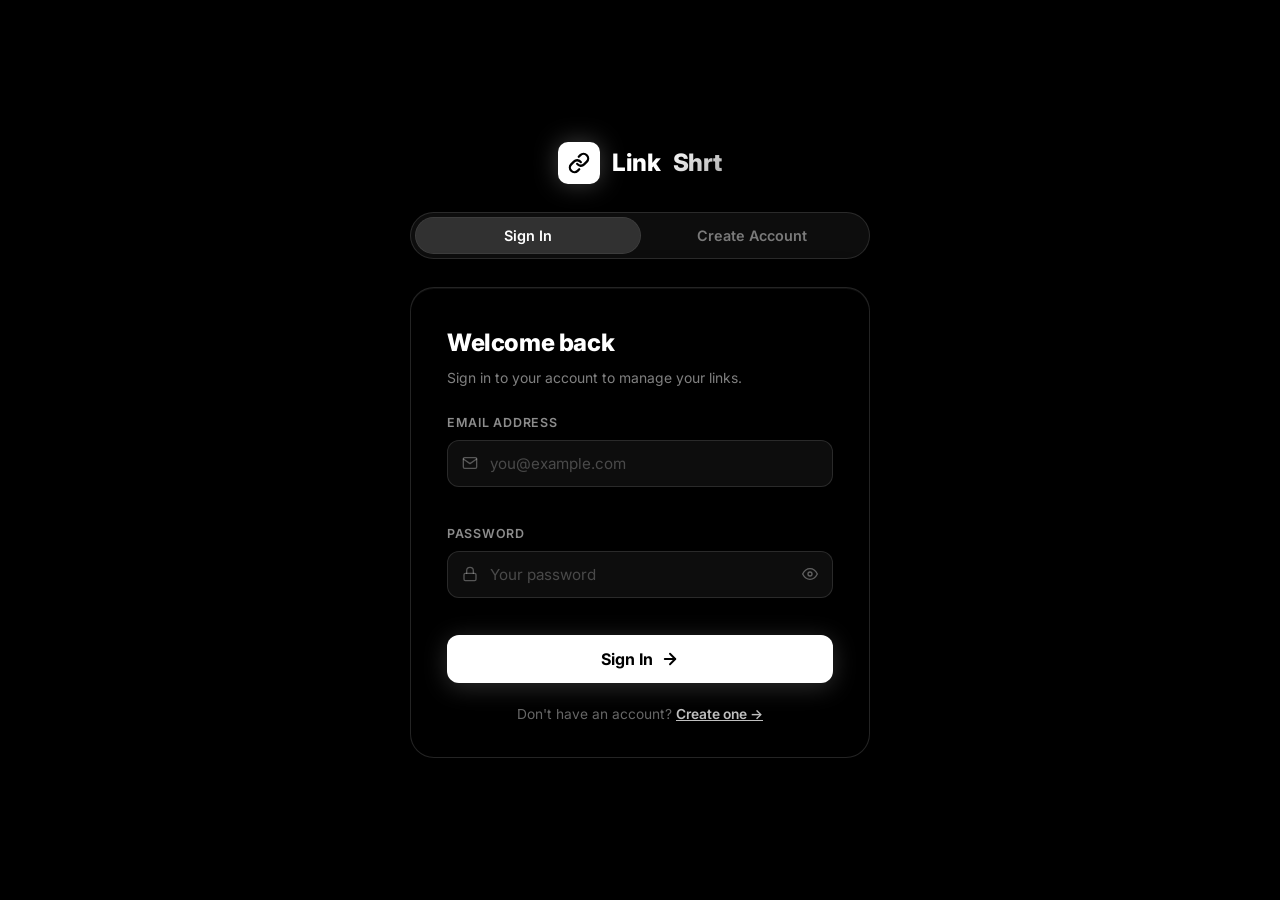
<file: index.html>
<!DOCTYPE html>
<html lang="en">

<head>
    <meta charset="UTF-8" />
    <meta name="viewport" content="width=device-width, initial-scale=1.0" />
    <title>LinkShrt — Smart URL Shortener & Analytics</title>
    <meta name="description"
        content="Shorten long URLs into clean, trackable links. Set click limits, enable/disable links, and monitor analytics in one dashboard." />
    <meta property="og:title" content="LinkShrt — Smart URL Shortener" />
    <meta property="og:description" content="Turn long URLs into powerful short links with real-time analytics." />
    <link rel="preconnect" href="https://fonts.googleapis.com" />
    <link rel="preconnect" href="https://fonts.gstatic.com" crossorigin />
    <link
        href="https://fonts.googleapis.com/css2?family=Inter:wght@300;400;500;600;700;800&family=JetBrains+Mono:wght@400;500&display=swap"
        rel="stylesheet" />
    <link rel="stylesheet" href="style.css" />
    <!-- Auth guard: redirect to login if no session -->
    <script>
        try {
            const s = JSON.parse(localStorage.getItem('linkshrt_session_v1'));
            if (!s || !s.id) window.location.replace('auth.html');
        } catch (e) { window.location.replace('auth.html'); }
    </script>
</head>

<body>

    <!-- ── Spline Background ── -->
    <div class="spline-bg" aria-hidden="true">
        <iframe src="https://my.spline.design/gitnesssplinetest-67efIJZ9rJH4AFA7Qhl2vho2/" frameborder="0"
            loading="eager" title="Background 3D animation" class="spline-iframe" allow="autoplay"></iframe>
    </div>
    <div class="spline-overlay" aria-hidden="true"></div>

    <!-- ── Redirect Overlay (3 states) ── -->
    <div id="redirect-overlay" class="redirect-overlay hidden" role="dialog" aria-modal="true">

        <!-- State: Normal redirect -->
        <div class="redirect-card glass-card" id="redirect-state-normal">
            <div class="redirect-icon">
                <svg xmlns="http://www.w3.org/2000/svg" viewBox="0 0 24 24" fill="none" stroke="currentColor"
                    stroke-width="2" stroke-linecap="round" stroke-linejoin="round">
                    <path d="M18 13v6a2 2 0 01-2 2H5a2 2 0 01-2-2V8a2 2 0 012-2h6" />
                    <polyline points="15 3 21 3 21 9" />
                    <line x1="10" y1="14" x2="21" y2="3" />
                </svg>
            </div>
            <h2 id="redirect-title">Redirecting you now…</h2>
            <p id="redirect-dest" class="redirect-dest"></p>
            <div class="redirect-progress">
                <div class="redirect-progress-bar" id="redirect-bar"></div>
            </div>
            <p class="redirect-note">Not redirected? <a id="redirect-link" href="#">Click here</a></p>
        </div>

        <!-- State: Link Disabled -->
        <div class="redirect-card glass-card redirect-state-alt hidden" id="redirect-state-disabled">
            <div class="redirect-icon-alt disabled">
                <svg xmlns="http://www.w3.org/2000/svg" viewBox="0 0 24 24" fill="none" stroke="currentColor"
                    stroke-width="2" stroke-linecap="round" stroke-linejoin="round">
                    <circle cx="12" cy="12" r="10" />
                    <line x1="4.93" y1="4.93" x2="19.07" y2="19.07" />
                </svg>
            </div>
            <h2>Link Inactive</h2>
            <p class="redirect-desc">This short link has been temporarily disabled by its creator and is not currently
                accepting visitors.</p>
            <a href="index.html" class="btn-go-home">← Go to LinkShrt</a>
        </div>

        <!-- State: Link Expired (click limit reached) -->
        <div class="redirect-card glass-card redirect-state-alt hidden" id="redirect-state-expired">
            <div class="redirect-icon-alt expired">
                <svg xmlns="http://www.w3.org/2000/svg" viewBox="0 0 24 24" fill="none" stroke="currentColor"
                    stroke-width="2" stroke-linecap="round" stroke-linejoin="round">
                    <circle cx="12" cy="12" r="10" />
                    <polyline points="12 6 12 12 16 14" />
                </svg>
            </div>
            <h2>Link Expired</h2>
            <p class="redirect-desc">This link has reached its maximum click limit and is no longer accepting new
                visitors.</p>
            <a href="index.html" class="btn-go-home">← Go to LinkShrt</a>
        </div>

    </div>

    <!-- ── Toast ── -->
    <div id="toast" class="toast" role="alert" aria-live="polite"></div>

    <!-- ── Header / Nav ── -->
    <header class="header">
        <nav class="nav container">
            <a href="index.html" class="logo" id="logo-link">
                <span class="logo-icon">
                    <svg xmlns="http://www.w3.org/2000/svg" viewBox="0 0 24 24" fill="none" stroke="currentColor"
                        stroke-width="2.5" stroke-linecap="round" stroke-linejoin="round">
                        <path d="M10 13a5 5 0 007.54.54l3-3a5 5 0 00-7.07-7.07l-1.72 1.71" />
                        <path d="M14 11a5 5 0 00-7.54-.54l-3 3a5 5 0 007.07 7.07l1.71-1.71" />
                    </svg>
                </span>
                <span class="logo-text">Link<span class="accent">Shrt</span></span>
            </a>
            <div class="nav-center">
                <a href="#hero-title" class="nav-pill active-pill" id="nav-home">
                    <svg xmlns="http://www.w3.org/2000/svg" viewBox="0 0 24 24" fill="none" stroke="currentColor"
                        stroke-width="2" stroke-linecap="round" stroke-linejoin="round">
                        <path d="M3 9l9-7 9 7v11a2 2 0 01-2 2H5a2 2 0 01-2-2z" />
                        <polyline points="9 22 9 12 15 12 15 22" />
                    </svg>
                    Home
                </a>
                <a href="#dashboard" class="nav-pill" id="nav-dash">
                    <svg xmlns="http://www.w3.org/2000/svg" viewBox="0 0 24 24" fill="none" stroke="currentColor"
                        stroke-width="2" stroke-linecap="round" stroke-linejoin="round">
                        <rect x="3" y="3" width="7" height="7" />
                        <rect x="14" y="3" width="7" height="7" />
                        <rect x="14" y="14" width="7" height="7" />
                        <rect x="3" y="14" width="7" height="7" />
                    </svg>
                    Dashboard
                </a>
                <a href="#dashboard" class="nav-pill" id="nav-analytics">
                    <svg xmlns="http://www.w3.org/2000/svg" viewBox="0 0 24 24" fill="none" stroke="currentColor"
                        stroke-width="2" stroke-linecap="round" stroke-linejoin="round">
                        <polyline points="22 12 18 12 15 21 9 3 6 12 2 12" />
                    </svg>
                    Analytics
                </a>
            </div>
            <div class="nav-actions">
                <div class="nav-stat-chip">
                    <span id="nav-stat-count">0</span><span>links</span>
                </div>
                <!-- User chip -->
                <div class="nav-user-chip" id="nav-user-chip">
                    <span class="nav-user-avatar" id="nav-user-avatar">?</span>
                    <span id="nav-username">User</span>
                </div>
                <button class="btn-clear-all" id="btn-clear-all" title="Clear all links">
                    <svg xmlns="http://www.w3.org/2000/svg" viewBox="0 0 24 24" fill="none" stroke="currentColor"
                        stroke-width="2" stroke-linecap="round" stroke-linejoin="round">
                        <polyline points="3 6 5 6 21 6" />
                        <path d="M19 6l-1 14a2 2 0 01-2 2H8a2 2 0 01-2-2L5 6" />
                        <path d="M10 11v6M14 11v6" />
                        <path d="M9 6V4h6v2" />
                    </svg>
                    Clear All
                </button>
                <button class="btn-logout" id="btn-logout" title="Logout">
                    <svg xmlns="http://www.w3.org/2000/svg" viewBox="0 0 24 24" fill="none" stroke="currentColor"
                        stroke-width="2" stroke-linecap="round" stroke-linejoin="round">
                        <path d="M9 21H5a2 2 0 01-2-2V5a2 2 0 012-2h4" />
                        <polyline points="16 17 21 12 16 7" />
                        <line x1="21" y1="12" x2="9" y2="12" />
                    </svg>
                    Logout
                </button>
            </div>
        </nav>
    </header>

    <main>
        <!-- ── Hero ── -->
        <section class="hero" id="hero-title" aria-labelledby="hero-heading">
            <div class="container hero-inner">
                <div class="hero-badge">✦ Round 2 — Link Management</div>
                <h1 id="hero-heading" class="hero-title">
                    <span class="shimmer-text">Shorten. Control.</span><br />
                    <span class="shimmer-text shimmer-text--delay">Track Everything.</span>
                </h1>
                <p class="hero-subtitle">
                    Create short links with click limits, toggle them on/off, edit destinations, and monitor when they
                    were last accessed — all in one dashboard.
                </p>

                <!-- ── Shorten Form ── -->
                <form id="shorten-form" class="shorten-form glass-card" novalidate aria-label="URL shortener form">

                    <!-- Row 1: URL + Alias -->
                    <div class="form-row">
                        <div class="input-wrapper" id="input-wrapper">
                            <span class="input-icon" aria-hidden="true">
                                <svg xmlns="http://www.w3.org/2000/svg" viewBox="0 0 24 24" fill="none"
                                    stroke="currentColor" stroke-width="2" stroke-linecap="round"
                                    stroke-linejoin="round">
                                    <circle cx="11" cy="11" r="8" />
                                    <line x1="21" y1="21" x2="16.65" y2="16.65" />
                                </svg>
                            </span>
                            <input type="url" id="url-input" class="url-input" placeholder="Paste your long URL here…"
                                autocomplete="off" spellcheck="false" aria-label="URL to shorten"
                                aria-describedby="url-error" aria-required="true" />
                            <button type="button" class="input-clear" id="input-clear" aria-label="Clear input">
                                <svg xmlns="http://www.w3.org/2000/svg" viewBox="0 0 24 24" fill="none"
                                    stroke="currentColor" stroke-width="2.5" stroke-linecap="round"
                                    stroke-linejoin="round">
                                    <line x1="18" y1="6" x2="6" y2="18" />
                                    <line x1="6" y1="6" x2="18" y2="18" />
                                </svg>
                            </button>
                        </div>
                        <div class="alias-wrapper">
                            <span class="alias-prefix" aria-hidden="true">ls/</span>
                            <input type="text" id="alias-input" class="alias-input"
                                placeholder="custom alias (optional)" maxlength="20" autocomplete="off"
                                spellcheck="false" aria-label="Custom alias (optional)" />
                        </div>
                    </div>

                    <!-- Row 2: Click Limit -->
                    <div class="form-row form-row-options">
                        <div class="option-field">
                            <span class="option-label">
                                <svg xmlns="http://www.w3.org/2000/svg" viewBox="0 0 24 24" fill="none"
                                    stroke="currentColor" stroke-width="2" stroke-linecap="round"
                                    stroke-linejoin="round">
                                    <circle cx="12" cy="12" r="10" />
                                    <polyline points="12 6 12 12 16 14" />
                                </svg>
                                Click Limit
                            </span>
                            <input type="number" id="limit-input" class="option-input" min="1" max="9999999"
                                placeholder="No limit (optional)" aria-label="Maximum click limit" />
                        </div>
                        <p class="option-hint">Leave blank for unlimited. When the limit is hit, the link stops
                            redirecting.</p>
                    </div>

                    <p id="url-error" class="input-error" role="alert" aria-live="assertive"></p>

                    <button type="submit" class="btn-shorten" id="btn-shorten">
                        <span class="btn-text">Shorten URL</span>
                        <span class="btn-icon" aria-hidden="true">
                            <svg xmlns="http://www.w3.org/2000/svg" viewBox="0 0 24 24" fill="none"
                                stroke="currentColor" stroke-width="2.5" stroke-linecap="round" stroke-linejoin="round">
                                <line x1="5" y1="12" x2="19" y2="12" />
                                <polyline points="12 5 19 12 12 19" />
                            </svg>
                        </span>
                    </button>
                </form>

                <!-- ── Result Card ── -->
                <div id="result-card" class="result-card glass-card hidden" role="region"
                    aria-label="Shortened URL result" aria-live="polite">
                    <div class="result-success-badge">
                        <svg xmlns="http://www.w3.org/2000/svg" viewBox="0 0 24 24" fill="none" stroke="currentColor"
                            stroke-width="2.5" stroke-linecap="round" stroke-linejoin="round">
                            <polyline points="20 6 9 17 4 12" />
                        </svg>
                        Link created successfully!
                    </div>
                    <div class="result-row">
                        <div class="result-label">Short URL</div>
                        <div class="result-url-row">
                            <a id="result-short-url" href="#" class="result-short-url mono" target="_blank"
                                rel="noopener noreferrer"></a>
                            <button class="btn-copy" id="btn-copy" title="Copy to clipboard"
                                aria-label="Copy short URL">
                                <svg class="copy-icon" xmlns="http://www.w3.org/2000/svg" viewBox="0 0 24 24"
                                    fill="none" stroke="currentColor" stroke-width="2" stroke-linecap="round"
                                    stroke-linejoin="round">
                                    <rect x="9" y="9" width="13" height="13" rx="2" ry="2" />
                                    <path d="M5 15H4a2 2 0 01-2-2V4a2 2 0 012-2h9a2 2 0 012 2v1" />
                                </svg>
                                <svg class="check-icon hidden" xmlns="http://www.w3.org/2000/svg" viewBox="0 0 24 24"
                                    fill="none" stroke="currentColor" stroke-width="2.5" stroke-linecap="round"
                                    stroke-linejoin="round">
                                    <polyline points="20 6 9 17 4 12" />
                                </svg>
                                Copy
                            </button>
                        </div>
                    </div>
                    <div class="result-row">
                        <div class="result-label">Original URL</div>
                        <div id="result-original-url" class="result-original-url"></div>
                    </div>
                </div>

                <!-- ── Stats Strip ── -->
                <div class="stats-strip glass-card">
                    <div class="stat-item">
                        <span class="stat-value" id="stat-total-links">0</span>
                        <span class="stat-label">Links Created</span>
                    </div>
                    <div class="stat-divider" aria-hidden="true"></div>
                    <div class="stat-item">
                        <span class="stat-value" id="stat-total-clicks">0</span>
                        <span class="stat-label">Total Clicks</span>
                    </div>
                    <div class="stat-divider" aria-hidden="true"></div>
                    <div class="stat-item">
                        <span class="stat-value" id="stat-active-links">0</span>
                        <span class="stat-label">Active Links</span>
                    </div>
                    <div class="stat-divider" aria-hidden="true"></div>
                    <div class="stat-item">
                        <span class="stat-value" id="stat-top-link">—</span>
                        <span class="stat-label">Top Link Clicks</span>
                    </div>
                </div>
            </div>
        </section>

        <!-- ── Dashboard ── -->
        <section class="dashboard" id="dashboard" aria-labelledby="dashboard-title">
            <div class="container">
                <div class="dashboard-header">
                    <div>
                        <h2 id="dashboard-title" class="section-title">Your Links</h2>
                        <p class="section-subtitle">Manage, monitor and control all your shortened URLs</p>
                    </div>
                    <div class="dashboard-controls">
                        <div class="search-wrapper">
                            <svg class="search-icon" xmlns="http://www.w3.org/2000/svg" viewBox="0 0 24 24" fill="none"
                                stroke="currentColor" stroke-width="2" stroke-linecap="round" stroke-linejoin="round">
                                <circle cx="11" cy="11" r="8" />
                                <line x1="21" y1="21" x2="16.65" y2="16.65" />
                            </svg>
                            <input type="search" id="search-input" class="search-input" placeholder="Search links…"
                                aria-label="Search your links" />
                        </div>
                        <select id="sort-select" class="sort-select" aria-label="Sort links by">
                            <option value="newest">Newest First</option>
                            <option value="oldest">Oldest First</option>
                            <option value="most-clicks">Most Clicks</option>
                            <option value="least-clicks">Least Clicks</option>
                        </select>
                        <select id="filter-select" class="sort-select" aria-label="Filter links by status">
                            <option value="all">All Links</option>
                            <option value="active">Active Only</option>
                            <option value="disabled">Disabled Only</option>
                            <option value="expired">Expired Only</option>
                        </select>
                    </div>
                </div>

                <div id="empty-state" class="empty-state hidden glass-card">
                    <div class="empty-icon" aria-hidden="true">
                        <svg xmlns="http://www.w3.org/2000/svg" viewBox="0 0 24 24" fill="none" stroke="currentColor"
                            stroke-width="1.5" stroke-linecap="round" stroke-linejoin="round">
                            <path d="M10 13a5 5 0 007.54.54l3-3a5 5 0 00-7.07-7.07l-1.72 1.71" />
                            <path d="M14 11a5 5 0 00-7.54-.54l-3 3a5 5 0 007.07 7.07l1.71-1.71" />
                        </svg>
                    </div>
                    <h3>No links yet</h3>
                    <p>Shorten your first URL above to get started!</p>
                </div>
                <div id="no-results" class="empty-state hidden glass-card">
                    <div class="empty-icon" aria-hidden="true">
                        <svg xmlns="http://www.w3.org/2000/svg" viewBox="0 0 24 24" fill="none" stroke="currentColor"
                            stroke-width="1.5" stroke-linecap="round" stroke-linejoin="round">
                            <circle cx="11" cy="11" r="8" />
                            <line x1="21" y1="21" x2="16.65" y2="16.65" />
                            <line x1="8" y1="11" x2="14" y2="11" />
                        </svg>
                    </div>
                    <h3>No results found</h3>
                    <p>Try a different search or filter.</p>
                </div>

                <div id="links-grid" class="links-grid" role="list" aria-label="Shortened links list"></div>
            </div>
        </section>
    </main>

    <footer class="footer">
        <div class="container footer-inner">
            <div class="footer-logo">
                <span class="logo-icon small">
                    <svg xmlns="http://www.w3.org/2000/svg" viewBox="0 0 24 24" fill="none" stroke="currentColor"
                        stroke-width="2.5" stroke-linecap="round" stroke-linejoin="round">
                        <path d="M10 13a5 5 0 007.54.54l3-3a5 5 0 00-7.07-7.07l-1.72 1.71" />
                        <path d="M14 11a5 5 0 00-7.54-.54l-3 3a5 5 0 007.07 7.07l1.71-1.71" />
                    </svg>
                </span>
                Link<span class="accent">Shrt</span>
            </div>
            <p class="footer-note">Links and analytics stored locally in your browser. No server required.</p>
        </div>
    </footer>

    <!-- ── Delete Confirm Modal ── -->
    <div id="confirm-modal" class="modal-overlay hidden" role="dialog" aria-modal="true" aria-labelledby="modal-title">
        <div class="modal-card glass-card">
            <div class="modal-icon danger" aria-hidden="true">
                <svg xmlns="http://www.w3.org/2000/svg" viewBox="0 0 24 24" fill="none" stroke="currentColor"
                    stroke-width="2" stroke-linecap="round" stroke-linejoin="round">
                    <polyline points="3 6 5 6 21 6" />
                    <path d="M19 6l-1 14a2 2 0 01-2 2H8a2 2 0 01-2-2L5 6" />
                </svg>
            </div>
            <h3 id="modal-title">Delete this link?</h3>
            <p id="modal-body">This action cannot be undone. The short link will stop working immediately.</p>
            <div class="modal-actions">
                <button class="btn-modal-cancel" id="modal-cancel">Cancel</button>
                <button class="btn-modal-confirm" id="modal-confirm">Delete Link</button>
            </div>
        </div>
    </div>

    <!-- ── Edit Link Modal ── -->
    <div id="edit-modal" class="modal-overlay hidden" role="dialog" aria-modal="true"
        aria-labelledby="edit-modal-title">
        <div class="modal-card glass-card edit-modal-card">
            <div class="modal-icon edit-icon" aria-hidden="true">
                <svg xmlns="http://www.w3.org/2000/svg" viewBox="0 0 24 24" fill="none" stroke="currentColor"
                    stroke-width="2" stroke-linecap="round" stroke-linejoin="round">
                    <path d="M11 4H4a2 2 0 00-2 2v14a2 2 0 002 2h14a2 2 0 002-2v-7" />
                    <path d="M18.5 2.5a2.121 2.121 0 013 3L12 15l-4 1 1-4 9.5-9.5z" />
                </svg>
            </div>
            <h3 id="edit-modal-title">Edit Link</h3>
            <p>Update the destination URL or click limit for this short link.</p>

            <div class="edit-field-group">
                <label class="edit-label" for="edit-url-input">Destination URL</label>
                <div class="input-wrapper edit-input-wrapper" id="edit-input-wrapper">
                    <span class="input-icon">
                        <svg xmlns="http://www.w3.org/2000/svg" viewBox="0 0 24 24" fill="none" stroke="currentColor"
                            stroke-width="2" stroke-linecap="round" stroke-linejoin="round">
                            <path d="M10 13a5 5 0 007.54.54l3-3a5 5 0 00-7.07-7.07l-1.72 1.71" />
                            <path d="M14 11a5 5 0 00-7.54-.54l-3 3a5 5 0 007.07 7.07l1.71-1.71" />
                        </svg>
                    </span>
                    <input type="url" id="edit-url-input" class="url-input"
                        placeholder="https://your-new-destination.com" autocomplete="off" spellcheck="false"
                        aria-label="New destination URL" />
                </div>
            </div>

            <div class="edit-field-group">
                <label class="edit-label" for="edit-limit-input">Click Limit <span class="edit-label-hint">(leave blank
                        to remove limit)</span></label>
                <div class="input-wrapper edit-input-wrapper">
                    <span class="input-icon">
                        <svg xmlns="http://www.w3.org/2000/svg" viewBox="0 0 24 24" fill="none" stroke="currentColor"
                            stroke-width="2" stroke-linecap="round" stroke-linejoin="round">
                            <circle cx="12" cy="12" r="10" />
                            <polyline points="12 6 12 12 16 14" />
                        </svg>
                    </span>
                    <input type="number" id="edit-limit-input" class="url-input" min="1" placeholder="No limit"
                        aria-label="Click limit" />
                </div>
            </div>

            <p id="edit-error" class="input-error" role="alert"></p>

            <div class="modal-actions">
                <button class="btn-modal-cancel" id="edit-cancel">Cancel</button>
                <button class="btn-modal-confirm edit-confirm-btn" id="edit-confirm">Save Changes</button>
            </div>
        </div>
    </div>

    <script src="auth.js"></script>
    <script src="app.js"></script>
</body>

</html>
</file>
<file: style.css>
/* ============================================================
   LINKSHRT — Round 2 Black & White Glassmorphism Design System
   ============================================================ */

/* ── Reset & Base ── */
*,
*::before,
*::after {
  box-sizing: border-box;
  margin: 0;
  padding: 0;
}

:root {
  --bg-base: #000000;
  --white: #ffffff;
  --white-90: rgba(255, 255, 255, 0.90);
  --white-70: rgba(255, 255, 255, 0.70);
  --white-50: rgba(255, 255, 255, 0.50);
  --white-30: rgba(255, 255, 255, 0.30);
  --white-15: rgba(255, 255, 255, 0.15);
  --white-08: rgba(255, 255, 255, 0.08);
  --white-05: rgba(255, 255, 255, 0.05);

  --glass-bg: rgba(0, 0, 0, 0.38);
  --glass-bg-hover: rgba(0, 0, 0, 0.48);
  --glass-border: rgba(255, 255, 255, 0.14);
  --glass-border-hover: rgba(255, 255, 255, 0.28);
  --glass-blur: 18px;
  --glass-shadow: 0 8px 40px rgba(0, 0, 0, 0.45), 0 1px 0 rgba(255, 255, 255, 0.06) inset;

  --text-primary: #ffffff;
  --text-secondary: rgba(255, 255, 255, 0.65);
  --text-muted: rgba(255, 255, 255, 0.38);

  --accent-green: #6ee7b7;
  --accent-red: #fca5a5;
  --accent-amber: #fcd34d;
  --accent-blue: #93c5fd;

  --gradient-main: linear-gradient(135deg, #ffffff 0%, #a0a0a0 100%);

  --container-max: 1140px;
  --radius-sm: 8px;
  --radius-md: 14px;
  --radius-lg: 20px;
  --radius-xl: 28px;
  --radius-pill: 9999px;

  --t-fast: 0.15s ease;
  --t-med: 0.25s ease;
  --t-slow: 0.4s cubic-bezier(0.34, 1.56, 0.64, 1);

  --font-sans: 'Inter', system-ui, sans-serif;
  --font-mono: 'JetBrains Mono', 'Fira Code', monospace;
}

html {
  scroll-behavior: smooth;
}

body {
  font-family: var(--font-sans);
  background-color: var(--bg-base);
  color: var(--text-primary);
  line-height: 1.6;
  min-height: 100vh;
  overflow-x: hidden;
  -webkit-font-smoothing: antialiased;
}

/* ── Spline Background ── */
.spline-bg {
  position: fixed;
  inset: 0;
  z-index: 0;
  pointer-events: none;
  overflow: hidden;
}

.spline-iframe {
  width: 100%;
  height: 100%;
  border: none;
  display: block;
}

.spline-overlay {
  position: fixed;
  inset: 0;
  z-index: 1;
  pointer-events: none;
  background: radial-gradient(ellipse at center, rgba(0, 0, 0, 0.04) 0%, rgba(0, 0, 0, 0.28) 100%);
}

/* ── Glass Card ── */
.glass-card {
  background: var(--glass-bg);
  backdrop-filter: blur(var(--glass-blur));
  -webkit-backdrop-filter: blur(var(--glass-blur));
  border: 1px solid var(--glass-border);
  box-shadow: var(--glass-shadow);
}

/* ── Container ── */
.container {
  max-width: var(--container-max);
  margin: 0 auto;
  padding: 0 24px;
  position: relative;
  z-index: 2;
}

/* ═══════════════════════════════════════════════
   HEADER / NAV
═══════════════════════════════════════════════ */
.header {
  position: sticky;
  top: 0;
  z-index: 100;
  background: rgba(0, 0, 0, 0.48);
  backdrop-filter: blur(24px);
  -webkit-backdrop-filter: blur(24px);
  border-bottom: 1px solid var(--glass-border);
}

.nav {
  display: flex;
  align-items: center;
  justify-content: space-between;
  height: 68px;
  gap: 20px;
}

.logo {
  display: flex;
  align-items: center;
  gap: 10px;
  text-decoration: none;
  color: var(--white);
  font-weight: 700;
  font-size: 1.2rem;
  letter-spacing: -0.3px;
  transition: opacity var(--t-fast);
  flex-shrink: 0;
}

.logo:hover {
  opacity: 0.8;
}

.logo-icon {
  display: flex;
  align-items: center;
  justify-content: center;
  width: 34px;
  height: 34px;
  background: var(--white);
  border-radius: var(--radius-sm);
  color: #000;
  flex-shrink: 0;
  box-shadow: 0 0 20px rgba(255, 255, 255, 0.25);
}

.logo-icon svg {
  width: 18px;
  height: 18px;
}

.logo-icon.small {
  width: 26px;
  height: 26px;
}

.logo-icon.small svg {
  width: 14px;
  height: 14px;
}

.accent {
  background: var(--gradient-main);
  -webkit-background-clip: text;
  background-clip: text;
  -webkit-text-fill-color: transparent;
}

.nav-center {
  display: flex;
  align-items: center;
  gap: 4px;
  background: var(--white-05);
  border: 1px solid var(--glass-border);
  border-radius: var(--radius-pill);
  padding: 5px;
}

.nav-pill {
  display: flex;
  align-items: center;
  gap: 7px;
  color: var(--text-secondary);
  text-decoration: none;
  font-size: 0.875rem;
  font-weight: 500;
  padding: 7px 16px;
  border-radius: var(--radius-pill);
  transition: all var(--t-fast);
  white-space: nowrap;
}

.nav-pill svg {
  width: 14px;
  height: 14px;
  flex-shrink: 0;
}

.nav-pill:hover {
  color: var(--white);
  background: var(--white-08);
}

.nav-pill.active-pill {
  background: var(--white-15);
  color: var(--white);
  box-shadow: 0 0 0 1px var(--glass-border-hover);
}

.nav-actions {
  display: flex;
  align-items: center;
  gap: 10px;
  flex-shrink: 0;
}

.nav-stat-chip {
  display: flex;
  align-items: center;
  gap: 5px;
  background: var(--white-08);
  border: 1px solid var(--glass-border);
  border-radius: var(--radius-pill);
  padding: 5px 14px;
  font-size: 0.82rem;
  color: var(--text-secondary);
  font-weight: 500;
}

.nav-stat-chip span:first-child {
  color: var(--white);
  font-weight: 700;
}

.btn-clear-all {
  display: flex;
  align-items: center;
  gap: 7px;
  background: transparent;
  border: 1px solid var(--glass-border);
  color: var(--text-secondary);
  font-family: var(--font-sans);
  font-size: 0.85rem;
  font-weight: 500;
  padding: 8px 16px;
  border-radius: var(--radius-pill);
  cursor: pointer;
  transition: all var(--t-fast);
}

.btn-clear-all svg {
  width: 14px;
  height: 14px;
}

.btn-clear-all:hover {
  color: var(--accent-red);
  border-color: rgba(252, 165, 165, 0.4);
  background: rgba(252, 165, 165, 0.08);
}

/* ── Nav User Chip ── */
.nav-user-chip {
  display: flex;
  align-items: center;
  gap: 8px;
  background: var(--white-08);
  border: 1px solid var(--glass-border);
  border-radius: var(--radius-pill);
  padding: 5px 14px 5px 6px;
  font-size: 0.85rem;
  font-weight: 600;
  color: var(--white-70);
}

.nav-user-avatar {
  width: 26px;
  height: 26px;
  border-radius: 50%;
  background: #fff;
  color: #000;
  font-size: 0.78rem;
  font-weight: 800;
  display: flex;
  align-items: center;
  justify-content: center;
  flex-shrink: 0;
}

/* ── Logout Button ── */
.btn-logout {
  display: flex;
  align-items: center;
  gap: 7px;
  background: transparent;
  border: 1px solid var(--glass-border);
  color: var(--text-secondary);
  font-family: var(--font-sans);
  font-size: 0.85rem;
  font-weight: 500;
  padding: 8px 16px;
  border-radius: var(--radius-pill);
  cursor: pointer;
  transition: all var(--t-fast);
}

.btn-logout svg {
  width: 14px;
  height: 14px;
}

.btn-logout:hover {
  color: var(--accent-amber);
  border-color: rgba(252, 211, 77, 0.4);
  background: rgba(252, 211, 77, 0.07);
}



/* ═══════════════════════════════════════════════
   HERO
═══════════════════════════════════════════════ */
.hero {
  padding: 100px 0 60px;
  text-align: center;
}

.hero-inner {
  max-width: 820px;
  margin: 0 auto;
}

.hero-badge {
  display: inline-flex;
  align-items: center;
  gap: 6px;
  background: var(--white-08);
  border: 1px solid var(--white-15);
  color: var(--white-70);
  font-size: 0.78rem;
  font-weight: 600;
  letter-spacing: 0.05em;
  text-transform: uppercase;
  padding: 5px 14px;
  border-radius: var(--radius-pill);
  margin-bottom: 24px;
  animation: fadeInDown 0.6s ease both;
}

.hero-title {
  font-size: clamp(2.4rem, 6vw, 4rem);
  font-weight: 800;
  line-height: 1.1;
  letter-spacing: -1.5px;
  margin-bottom: 20px;
  animation: fadeInDown 0.7s ease 0.1s both;
  color: var(--white);
}

/* ── Animated Shiny Text — pure-CSS port of framer-motion AnimatedText ── */
@keyframes shimmer-sweep {
  0% {
    background-position: -200% center;
  }

  100% {
    background-position: 200% center;
  }
}

.shimmer-text {
  /* Gradient: dark → bright white → dark, wide enough to sweep */
  background: linear-gradient(90deg,
      rgba(255, 255, 255, 0.30) 0%,
      rgba(255, 255, 255, 0.95) 20%,
      #ffffff 35%,
      rgba(255, 255, 255, 0.95) 50%,
      rgba(255, 255, 255, 0.30) 70%,
      rgba(255, 255, 255, 0.15) 100%);
  background-size: 200% auto;
  -webkit-background-clip: text;
  background-clip: text;
  -webkit-text-fill-color: transparent;

  /* Continuous sweep — matches framer-motion's "repeat: Infinity, repeatType: reverse" */
  animation:
    fadeInDown 0.7s ease 0.1s both,
    shimmer-sweep 3s linear 0.8s infinite alternate;
}

/* Line 2 starts its shimmer half a cycle later for a staggered wave feel */
.shimmer-text--delay {
  animation:
    fadeInDown 0.7s ease 0.1s both,
    shimmer-sweep 3s linear 2.3s infinite alternate;
}

/* Hover: brighten the shine on either line */
.hero-title:hover .shimmer-text,
.hero-title:hover .shimmer-text--delay {
  animation:
    shimmer-sweep 1.4s linear infinite alternate;
  filter: drop-shadow(0 0 12px rgba(255, 255, 255, 0.25));
}


.hero-subtitle {
  font-size: 1.05rem;
  color: var(--text-secondary);
  max-width: 600px;
  margin: 0 auto 36px;
  line-height: 1.75;
  animation: fadeInDown 0.8s ease 0.2s both;
}

/* ═══════════════════════════════════════════════
   SHORTEN FORM
═══════════════════════════════════════════════ */
.shorten-form {
  padding: 28px 28px 24px;
  border-radius: var(--radius-xl);
  animation: fadeInUp 0.8s ease 0.3s both;
  margin-bottom: 20px;
}

.form-row {
  display: flex;
  gap: 10px;
  margin-bottom: 10px;
  flex-wrap: wrap;
}

/* Row 2: Options row */
.form-row-options {
  align-items: center;
  flex-wrap: wrap;
  gap: 12px;
  margin-bottom: 6px;
}

.option-field {
  display: flex;
  align-items: center;
  gap: 10px;
}

.option-label {
  display: flex;
  align-items: center;
  gap: 6px;
  font-size: 0.82rem;
  font-weight: 600;
  color: var(--text-secondary);
  white-space: nowrap;
}

.option-label svg {
  width: 13px;
  height: 13px;
}

.option-input {
  background: var(--white-05);
  border: 1px solid var(--glass-border);
  border-radius: var(--radius-md);
  color: var(--white);
  font-family: var(--font-sans);
  font-size: 0.9rem;
  padding: 9px 14px;
  outline: none;
  width: 200px;
  transition: all var(--t-fast);
}

.option-input:focus {
  border-color: var(--white-30);
  background: var(--white-08);
}

.option-input::placeholder {
  color: var(--text-muted);
  font-size: 0.82rem;
}

/* Remove spinner arrows from number input */
.option-input::-webkit-inner-spin-button,
.option-input::-webkit-outer-spin-button {
  -webkit-appearance: none;
  margin: 0;
}

.option-hint {
  font-size: 0.78rem;
  color: var(--text-muted);
}

/* URL Input */
.input-wrapper {
  flex: 1 1 340px;
  display: flex;
  align-items: center;
  background: var(--white-05);
  border: 1px solid var(--glass-border);
  border-radius: var(--radius-md);
  transition: all var(--t-med);
}

.input-wrapper:focus-within {
  border-color: var(--white-30);
  box-shadow: 0 0 0 3px rgba(255, 255, 255, 0.08);
  background: var(--white-08);
}

.input-wrapper.error {
  border-color: rgba(252, 165, 165, 0.6);
  box-shadow: 0 0 0 3px rgba(252, 165, 165, 0.10);
}

.input-icon {
  display: flex;
  padding: 0 12px 0 16px;
  color: var(--text-muted);
  flex-shrink: 0;
}

.input-icon svg {
  width: 16px;
  height: 16px;
}

.url-input {
  flex: 1;
  background: transparent;
  border: none;
  outline: none;
  color: var(--white);
  font-family: var(--font-sans);
  font-size: 0.95rem;
  padding: 14px 8px 14px 0;
  min-width: 0;
}

.url-input::placeholder {
  color: var(--text-muted);
}

.input-clear {
  display: none;
  background: none;
  border: none;
  color: var(--text-muted);
  cursor: pointer;
  padding: 0 12px;
  transition: color var(--t-fast);
  flex-shrink: 0;
}

.input-clear svg {
  width: 14px;
  height: 14px;
}

.input-clear:hover {
  color: var(--white);
}

.input-clear.visible {
  display: flex;
}

/* Alias Input */
.alias-wrapper {
  display: flex;
  align-items: center;
  background: var(--white-05);
  border: 1px solid var(--glass-border);
  border-radius: var(--radius-md);
  min-width: 210px;
  max-width: 250px;
  flex: 0 1 230px;
  transition: all var(--t-med);
  overflow: hidden;
}

.alias-wrapper:focus-within {
  border-color: var(--white-30);
  box-shadow: 0 0 0 3px rgba(255, 255, 255, 0.08);
  background: var(--white-08);
}

.alias-prefix {
  padding: 0 4px 0 14px;
  color: var(--white-50);
  font-family: var(--font-mono);
  font-size: 0.85rem;
  font-weight: 600;
  white-space: nowrap;
  flex-shrink: 0;
}

.alias-input {
  flex: 1;
  background: transparent;
  border: none;
  outline: none;
  color: var(--white);
  font-family: var(--font-mono);
  font-size: 0.85rem;
  padding: 14px 14px 14px 2px;
  min-width: 0;
}

.alias-input::placeholder {
  color: var(--text-muted);
  font-size: 0.8rem;
}

.input-error {
  color: var(--accent-red);
  font-size: 0.82rem;
  min-height: 20px;
  text-align: left;
  padding-left: 4px;
  margin-bottom: 8px;
}

/* Shorten Button */
.btn-shorten {
  display: flex;
  align-items: center;
  justify-content: center;
  gap: 10px;
  width: 100%;
  padding: 15px 32px;
  background: var(--white);
  border: none;
  border-radius: var(--radius-md);
  color: #000;
  font-family: var(--font-sans);
  font-size: 1rem;
  font-weight: 700;
  cursor: pointer;
  transition: all var(--t-med);
  box-shadow: 0 4px 24px rgba(255, 255, 255, 0.18);
}

.btn-shorten:hover {
  box-shadow: 0 6px 36px rgba(255, 255, 255, 0.3);
  transform: translateY(-1px);
}

.btn-shorten:active {
  transform: scale(0.98);
}

.btn-shorten .btn-icon svg {
  width: 18px;
  height: 18px;
  transition: transform var(--t-med);
}

.btn-shorten:hover .btn-icon svg {
  transform: translateX(4px);
}

/* ═══════════════════════════════════════════════
   RESULT CARD
═══════════════════════════════════════════════ */
.result-card {
  border-radius: var(--radius-lg);
  padding: 24px 28px;
  text-align: left;
  animation: slideUpFade 0.5s var(--t-slow) both;
  border-color: rgba(110, 231, 183, 0.22) !important;
}

.result-success-badge {
  display: inline-flex;
  align-items: center;
  gap: 8px;
  color: var(--accent-green);
  font-size: 0.85rem;
  font-weight: 600;
  margin-bottom: 18px;
}

.result-success-badge svg {
  width: 16px;
  height: 16px;
}

.result-row {
  margin-bottom: 14px;
}

.result-row:last-child {
  margin-bottom: 0;
}

.result-label {
  font-size: 0.73rem;
  font-weight: 600;
  color: var(--text-muted);
  text-transform: uppercase;
  letter-spacing: 0.07em;
  margin-bottom: 5px;
}

.result-url-row {
  display: flex;
  align-items: center;
  gap: 10px;
  flex-wrap: wrap;
}

.result-short-url {
  font-family: var(--font-mono);
  font-size: 1.05rem;
  font-weight: 500;
  color: var(--white);
  text-decoration: none;
}

.result-short-url:hover {
  opacity: 0.75;
  text-decoration: underline;
}

.mono {
  font-family: var(--font-mono);
}

.result-original-url {
  font-size: 0.88rem;
  color: var(--text-secondary);
  word-break: break-all;
}

.btn-copy {
  display: flex;
  align-items: center;
  gap: 6px;
  background: var(--white-08);
  border: 1px solid var(--glass-border-hover);
  color: var(--white-70);
  font-family: var(--font-sans);
  font-size: 0.82rem;
  font-weight: 600;
  padding: 6px 14px;
  border-radius: var(--radius-pill);
  cursor: pointer;
  transition: all var(--t-fast);
  flex-shrink: 0;
}

.btn-copy svg {
  width: 13px;
  height: 13px;
}

.btn-copy:hover {
  background: var(--white-15);
  color: var(--white);
}

.btn-copy.copied {
  background: rgba(110, 231, 183, 0.12);
  border-color: rgba(110, 231, 183, 0.35);
  color: var(--accent-green);
}

/* ═══════════════════════════════════════════════
   STATS STRIP
═══════════════════════════════════════════════ */
.stats-strip {
  display: flex;
  align-items: center;
  justify-content: center;
  margin-top: 24px;
  border-radius: var(--radius-lg);
  padding: 20px 24px;
  animation: fadeInUp 0.9s ease 0.5s both;
}

.stat-item {
  display: flex;
  flex-direction: column;
  align-items: center;
  flex: 1;
}

.stat-value {
  font-size: 1.9rem;
  font-weight: 800;
  color: var(--white);
  letter-spacing: -0.05em;
  line-height: 1.2;
  text-shadow: 0 0 20px rgba(255, 255, 255, 0.3);
}

.stat-label {
  font-size: 0.72rem;
  color: var(--text-muted);
  font-weight: 500;
  text-transform: uppercase;
  letter-spacing: 0.06em;
  margin-top: 3px;
}

.stat-divider {
  width: 1px;
  height: 40px;
  background: var(--glass-border);
  flex-shrink: 0;
  margin: 0 16px;
}

/* ═══════════════════════════════════════════════
   DASHBOARD
═══════════════════════════════════════════════ */
.dashboard {
  padding: 60px 0 100px;
}

.dashboard-header {
  display: flex;
  align-items: flex-start;
  justify-content: space-between;
  gap: 20px;
  margin-bottom: 28px;
  flex-wrap: wrap;
}

.section-title {
  font-size: 1.7rem;
  font-weight: 800;
  letter-spacing: -0.5px;
  color: var(--white);
  margin-bottom: 4px;
}

.section-subtitle {
  color: var(--text-muted);
  font-size: 0.88rem;
}

.dashboard-controls {
  display: flex;
  align-items: center;
  gap: 10px;
  flex-wrap: wrap;
}

.search-wrapper {
  position: relative;
  display: flex;
  align-items: center;
}

.search-icon {
  position: absolute;
  left: 12px;
  width: 15px;
  height: 15px;
  color: var(--text-muted);
  pointer-events: none;
}

.search-input {
  background: var(--glass-bg);
  backdrop-filter: blur(var(--glass-blur));
  -webkit-backdrop-filter: blur(var(--glass-blur));
  border: 1px solid var(--glass-border);
  border-radius: var(--radius-pill);
  color: var(--white);
  font-family: var(--font-sans);
  font-size: 0.875rem;
  padding: 9px 16px 9px 36px;
  outline: none;
  transition: border-color var(--t-fast);
  width: 200px;
}

.search-input:focus {
  border-color: var(--white-30);
}

.search-input::placeholder {
  color: var(--text-muted);
}

.sort-select {
  background: var(--glass-bg);
  backdrop-filter: blur(var(--glass-blur));
  -webkit-backdrop-filter: blur(var(--glass-blur));
  border: 1px solid var(--glass-border);
  border-radius: var(--radius-pill);
  color: var(--white-70);
  font-family: var(--font-sans);
  font-size: 0.875rem;
  padding: 9px 16px;
  outline: none;
  cursor: pointer;
  transition: border-color var(--t-fast);
  appearance: none;
}

.sort-select:focus {
  border-color: var(--white-30);
}

.sort-select option {
  background: #111;
  color: #fff;
}

/* ── Empty State ── */
.empty-state {
  text-align: center;
  padding: 80px 24px;
  color: var(--text-secondary);
  border-radius: var(--radius-xl);
}

.empty-icon {
  width: 64px;
  height: 64px;
  margin: 0 auto 20px;
  color: var(--text-muted);
  opacity: 0.5;
}

.empty-icon svg {
  width: 64px;
  height: 64px;
}

.empty-state h3 {
  font-size: 1.15rem;
  font-weight: 700;
  color: var(--white-70);
  margin-bottom: 8px;
}

.empty-state p {
  font-size: 0.9rem;
  color: var(--text-muted);
}

/* ── Links Grid ── */
.links-grid {
  display: grid;
  gap: 12px;
}

/* ═══════════════════════════════════════════════
   LINK CARD — Round 2
═══════════════════════════════════════════════ */
.link-card {
  background: var(--glass-bg);
  backdrop-filter: blur(var(--glass-blur));
  -webkit-backdrop-filter: blur(var(--glass-blur));
  border: 1px solid var(--glass-border);
  box-shadow: var(--glass-shadow);
  border-radius: var(--radius-lg);
  padding: 18px 22px;
  transition: all var(--t-med);
  position: relative;
  overflow: hidden;
  animation: cardIn 0.4s ease both;
}

.link-card::before {
  content: '';
  position: absolute;
  left: 0;
  top: 0;
  bottom: 0;
  width: 3px;
  border-radius: 3px 0 0 3px;
  opacity: 0;
  transition: opacity var(--t-med);
}

.link-card:hover {
  background: var(--glass-bg-hover);
  border-color: var(--glass-border-hover);
  transform: translateY(-2px);
  box-shadow: 0 12px 48px rgba(0, 0, 0, 0.5);
}

.link-card:hover::before {
  opacity: 1;
}

/* Status-driven left border colors */
.link-card.status-active::before {
  background: var(--accent-green);
}

.link-card.status-disabled::before {
  background: var(--accent-amber);
}

.link-card.status-expired::before {
  background: var(--accent-red);
}

/* Disabled/expired dimmed opacity */
.link-card.status-disabled {
  opacity: 0.75;
}

.link-card.status-expired {
  opacity: 0.7;
}

/* ── Card Top Row ── */
.link-card-top {
  display: flex;
  align-items: flex-start;
  justify-content: space-between;
  gap: 14px;
  margin-bottom: 10px;
}

.link-card-left {
  min-width: 0;
  flex: 1;
}

/* ── Meta Row: slug + status + clicks ── */
.link-meta-row {
  display: flex;
  align-items: center;
  gap: 8px;
  margin-bottom: 6px;
  flex-wrap: wrap;
}

.link-short-url {
  font-family: var(--font-mono);
  font-size: 0.92rem;
  font-weight: 600;
  color: var(--white);
  text-decoration: none;
  transition: opacity var(--t-fast);
}

.link-short-url:hover {
  opacity: 0.65;
}

/* ── Status Badges ── */
.status-badge {
  display: inline-flex;
  align-items: center;
  gap: 4px;
  font-size: 0.72rem;
  font-weight: 700;
  padding: 3px 9px;
  border-radius: var(--radius-pill);
  letter-spacing: 0.04em;
  text-transform: uppercase;
  flex-shrink: 0;
}

.status-badge::before {
  content: '●';
  font-size: 0.6rem;
}

.status-badge.active {
  background: rgba(110, 231, 183, 0.12);
  border: 1px solid rgba(110, 231, 183, 0.3);
  color: var(--accent-green);
}

.status-badge.disabled {
  background: rgba(252, 211, 77, 0.10);
  border: 1px solid rgba(252, 211, 77, 0.3);
  color: var(--accent-amber);
}

.status-badge.expired {
  background: rgba(252, 165, 165, 0.10);
  border: 1px solid rgba(252, 165, 165, 0.3);
  color: var(--accent-red);
}

/* ── Clicks Badge ── */
.link-badge-clicks {
  display: inline-flex;
  align-items: center;
  gap: 5px;
  background: var(--white-08);
  border: 1px solid var(--glass-border-hover);
  color: var(--white-70);
  font-size: 0.78rem;
  font-weight: 600;
  padding: 3px 10px;
  border-radius: var(--radius-pill);
}

.link-badge-clicks svg {
  width: 11px;
  height: 11px;
}

.link-badge-clicks.at-limit {
  background: rgba(252, 165, 165, 0.10);
  border-color: rgba(252, 165, 165, 0.3);
  color: var(--accent-red);
}

/* ── Original URL ── */
.link-original {
  font-size: 0.82rem;
  color: var(--text-muted);
  white-space: nowrap;
  overflow: hidden;
  text-overflow: ellipsis;
  max-width: 100%;
}

/* ── Timestamps Row ── */
.link-timestamps {
  display: flex;
  align-items: center;
  gap: 8px;
  margin-top: 8px;
  flex-wrap: wrap;
}

.link-ts {
  display: inline-flex;
  align-items: center;
  gap: 5px;
  font-size: 0.74rem;
  color: var(--text-muted);
}

.link-ts svg {
  width: 11px;
  height: 11px;
  opacity: 0.6;
}

.ts-dot {
  color: var(--text-muted);
  font-size: 0.6rem;
}

/* Highlighted when same URL shortened multiple times */
.shorten-count-ts.multi-shorten {
  color: var(--accent-amber) !important;
}

.shorten-count-ts.multi-shorten svg {
  opacity: 1;
}

/* ── Click Limit Bar ── */
.click-bar-wrapper {
  margin-top: 10px;
}

.click-bar-meta {
  display: flex;
  justify-content: space-between;
  font-size: 0.72rem;
  color: var(--text-muted);
  margin-bottom: 4px;
}

.click-bar-track {
  height: 3px;
  background: rgba(255, 255, 255, 0.08);
  border-radius: var(--radius-pill);
  overflow: hidden;
}

.click-bar-fill {
  height: 100%;
  background: var(--gradient-main);
  border-radius: var(--radius-pill);
  transition: width 0.8s cubic-bezier(0.34, 1.56, 0.64, 1);
}

.click-bar-fill.near-limit {
  background: linear-gradient(90deg, var(--accent-amber), var(--accent-red));
}

.click-bar-fill.at-limit-fill {
  background: linear-gradient(90deg, var(--accent-red), #ff5555);
}

/* ── Card Actions ── */
.link-card-actions {
  display: flex;
  align-items: center;
  gap: 6px;
  flex-shrink: 0;
}

.btn-toggle {
  display: inline-flex;
  align-items: center;
  gap: 5px;
  font-family: var(--font-sans);
  font-size: 0.76rem;
  font-weight: 700;
  padding: 6px 12px;
  border-radius: var(--radius-pill);
  border: 1px solid;
  cursor: pointer;
  transition: all var(--t-fast);
  white-space: nowrap;
  letter-spacing: 0.02em;
}

.btn-toggle.is-enabled {
  background: rgba(110, 231, 183, 0.1);
  border-color: rgba(110, 231, 183, 0.3);
  color: var(--accent-green);
}

.btn-toggle.is-enabled:hover {
  background: rgba(252, 211, 77, 0.1);
  border-color: rgba(252, 211, 77, 0.3);
  color: var(--accent-amber);
}

.btn-toggle.is-disabled {
  background: rgba(252, 211, 77, 0.08);
  border-color: rgba(252, 211, 77, 0.25);
  color: var(--accent-amber);
}

.btn-toggle.is-disabled:hover {
  background: rgba(110, 231, 183, 0.1);
  border-color: rgba(110, 231, 183, 0.3);
  color: var(--accent-green);
}

.btn-card {
  display: flex;
  align-items: center;
  justify-content: center;
  width: 34px;
  height: 34px;
  border: 1px solid var(--glass-border);
  border-radius: var(--radius-sm);
  background: var(--white-05);
  color: var(--text-secondary);
  cursor: pointer;
  transition: all var(--t-fast);
}

.btn-card svg {
  width: 14px;
  height: 14px;
}

.btn-card:hover {
  background: var(--white-15);
  color: var(--white);
  border-color: var(--glass-border-hover);
}

.btn-card.edit-card:hover {
  color: var(--accent-blue);
  border-color: rgba(147, 197, 253, 0.3);
  background: rgba(147, 197, 253, 0.08);
}

.btn-card.delete-card:hover {
  color: var(--accent-red);
  border-color: rgba(252, 165, 165, 0.3);
  background: rgba(252, 165, 165, 0.06);
}

/* ═══════════════════════════════════════════════
   REDIRECT OVERLAY — 3 States
═══════════════════════════════════════════════ */
.redirect-overlay {
  position: fixed;
  inset: 0;
  background: rgba(0, 0, 0, 0.75);
  backdrop-filter: blur(20px);
  z-index: 999;
  display: flex;
  align-items: center;
  justify-content: center;
  animation: fadeIn 0.3s ease;
}

.redirect-card {
  border-radius: var(--radius-xl);
  padding: 48px 40px;
  max-width: 480px;
  width: 90%;
  text-align: center;
}

.redirect-icon {
  width: 64px;
  height: 64px;
  background: var(--white);
  border-radius: 50%;
  display: flex;
  align-items: center;
  justify-content: center;
  margin: 0 auto 20px;
  color: #000;
  animation: pulse 2s ease infinite;
  box-shadow: 0 0 40px rgba(255, 255, 255, 0.2);
}

.redirect-icon svg {
  width: 28px;
  height: 28px;
}

.redirect-card h2 {
  font-size: 1.4rem;
  font-weight: 700;
  margin-bottom: 10px;
  color: var(--white);
}

.redirect-dest {
  color: var(--text-secondary);
  font-size: 0.85rem;
  font-family: var(--font-mono);
  word-break: break-all;
  margin-bottom: 28px;
  max-height: 60px;
  overflow: hidden;
}

.redirect-progress {
  height: 3px;
  background: var(--white-15);
  border-radius: var(--radius-pill);
  overflow: hidden;
  margin-bottom: 16px;
}

.redirect-progress-bar {
  height: 100%;
  background: var(--white);
  border-radius: var(--radius-pill);
  width: 0%;
  transition: width 2.5s linear;
}

.redirect-note {
  font-size: 0.82rem;
  color: var(--text-muted);
}

.redirect-note a {
  color: var(--white-70);
}

/* Alt states (disabled / expired) */
.redirect-state-alt {
  animation: slideUpFade 0.4s ease both;
}

.redirect-icon-alt {
  width: 72px;
  height: 72px;
  border-radius: 50%;
  display: flex;
  align-items: center;
  justify-content: center;
  margin: 0 auto 24px;
  animation: pulse 2.5s ease infinite;
}

.redirect-icon-alt svg {
  width: 30px;
  height: 30px;
}

.redirect-icon-alt.disabled {
  background: rgba(252, 211, 77, 0.12);
  border: 2px solid rgba(252, 211, 77, 0.35);
  color: var(--accent-amber);
}

.redirect-icon-alt.expired {
  background: rgba(252, 165, 165, 0.10);
  border: 2px solid rgba(252, 165, 165, 0.3);
  color: var(--accent-red);
}

.redirect-desc {
  color: var(--text-secondary);
  font-size: 0.9rem;
  line-height: 1.6;
  margin-bottom: 28px;
  max-width: 340px;
  margin-left: auto;
  margin-right: auto;
}

.btn-go-home {
  display: inline-flex;
  align-items: center;
  gap: 8px;
  background: var(--white-08);
  border: 1px solid var(--glass-border-hover);
  color: var(--white-70);
  font-family: var(--font-sans);
  font-size: 0.88rem;
  font-weight: 600;
  padding: 10px 22px;
  border-radius: var(--radius-pill);
  text-decoration: none;
  transition: all var(--t-fast);
}

.btn-go-home:hover {
  background: var(--white-15);
  color: var(--white);
}

/* ═══════════════════════════════════════════════
   TOAST
═══════════════════════════════════════════════ */
.toast {
  position: fixed;
  bottom: 28px;
  right: 28px;
  background: var(--glass-bg);
  backdrop-filter: blur(20px);
  -webkit-backdrop-filter: blur(20px);
  border: 1px solid var(--glass-border-hover);
  border-radius: var(--radius-md);
  color: var(--white);
  font-size: 0.88rem;
  font-weight: 500;
  padding: 12px 20px;
  box-shadow: 0 8px 32px rgba(0, 0, 0, 0.5);
  z-index: 500;
  opacity: 0;
  transform: translateY(12px);
  transition: all 0.3s ease;
  pointer-events: none;
  max-width: 320px;
}

.toast.show {
  opacity: 1;
  transform: translateY(0);
  pointer-events: auto;
}

.toast.success {
  border-color: rgba(110, 231, 183, 0.35);
}

.toast.error {
  border-color: rgba(252, 165, 165, 0.35);
}

/* ═══════════════════════════════════════════════
   MODALS
═══════════════════════════════════════════════ */
.modal-overlay {
  position: fixed;
  inset: 0;
  background: rgba(0, 0, 0, 0.7);
  backdrop-filter: blur(16px);
  z-index: 400;
  display: flex;
  align-items: center;
  justify-content: center;
  animation: fadeIn 0.2s ease;
}

.modal-card {
  border-radius: var(--radius-xl);
  padding: 40px 36px;
  max-width: 420px;
  width: 90%;
  text-align: center;
  animation: slideUpFade 0.3s ease both;
}

.modal-icon {
  width: 52px;
  height: 52px;
  border-radius: 50%;
  display: flex;
  align-items: center;
  justify-content: center;
  margin: 0 auto 18px;
}

.modal-icon.danger {
  background: rgba(252, 165, 165, 0.10);
  color: var(--accent-red);
  border: 1px solid rgba(252, 165, 165, 0.25);
}

.modal-icon.edit-icon {
  background: rgba(147, 197, 253, 0.10);
  color: var(--accent-blue);
  border: 1px solid rgba(147, 197, 253, 0.25);
}

.modal-icon svg {
  width: 22px;
  height: 22px;
}

.modal-card h3 {
  font-size: 1.2rem;
  font-weight: 700;
  margin-bottom: 10px;
  color: var(--white);
}

.modal-card p {
  color: var(--text-secondary);
  font-size: 0.9rem;
  margin-bottom: 20px;
}

.modal-actions {
  display: flex;
  gap: 10px;
  justify-content: center;
  margin-top: 4px;
}

.btn-modal-cancel {
  flex: 1;
  background: var(--white-08);
  border: 1px solid var(--glass-border);
  color: var(--text-secondary);
  font-family: var(--font-sans);
  font-size: 0.9rem;
  font-weight: 600;
  padding: 12px 20px;
  border-radius: var(--radius-md);
  cursor: pointer;
  transition: all var(--t-fast);
}

.btn-modal-cancel:hover {
  color: var(--white);
  background: var(--white-15);
}

.btn-modal-confirm {
  flex: 1;
  background: rgba(252, 165, 165, 0.12);
  border: 1px solid rgba(252, 165, 165, 0.3);
  color: var(--accent-red);
  font-family: var(--font-sans);
  font-size: 0.9rem;
  font-weight: 600;
  padding: 12px 20px;
  border-radius: var(--radius-md);
  cursor: pointer;
  transition: all var(--t-fast);
}

.btn-modal-confirm:hover {
  background: rgba(252, 165, 165, 0.22);
}

.edit-confirm-btn {
  background: rgba(147, 197, 253, 0.12) !important;
  border-color: rgba(147, 197, 253, 0.3) !important;
  color: var(--accent-blue) !important;
}

.edit-confirm-btn:hover {
  background: rgba(147, 197, 253, 0.22) !important;
}

/* Edit modal specific */
.edit-modal-card {
  max-width: 500px;
  text-align: left;
}

.edit-modal-card h3 {
  text-align: left;
}

.edit-modal-card>p {
  text-align: left;
}

.edit-field-group {
  margin-bottom: 16px;
}

.edit-label {
  display: block;
  font-size: 0.8rem;
  font-weight: 600;
  color: var(--text-secondary);
  margin-bottom: 8px;
  text-transform: uppercase;
  letter-spacing: 0.05em;
}

.edit-label-hint {
  color: var(--text-muted);
  font-weight: 400;
  text-transform: none;
  letter-spacing: 0;
  font-size: 0.76rem;
}

.edit-input-wrapper {
  width: 100%;
}

/* Remove number input spinners in edit modal */
#edit-limit-input::-webkit-inner-spin-button,
#edit-limit-input::-webkit-outer-spin-button {
  -webkit-appearance: none;
  margin: 0;
}

/* ═══════════════════════════════════════════════
   FOOTER
═══════════════════════════════════════════════ */
.footer {
  border-top: 1px solid var(--glass-border);
  padding: 28px 0;
  position: relative;
  z-index: 2;
  background: rgba(0, 0, 0, 0.3);
  backdrop-filter: blur(12px);
}

.footer-inner {
  display: flex;
  align-items: center;
  justify-content: space-between;
  flex-wrap: wrap;
  gap: 12px;
}

.footer-logo {
  display: flex;
  align-items: center;
  gap: 8px;
  font-weight: 700;
  font-size: 1rem;
  color: var(--white);
}

.footer-note {
  font-size: 0.8rem;
  color: var(--text-muted);
}

/* ═══════════════════════════════════════════════
   UTILITIES
═══════════════════════════════════════════════ */
.hidden {
  display: none !important;
}

/* ═══════════════════════════════════════════════
   ANIMATIONS
═══════════════════════════════════════════════ */
@keyframes fadeIn {
  from {
    opacity: 0;
  }

  to {
    opacity: 1;
  }
}

@keyframes fadeInDown {
  from {
    opacity: 0;
    transform: translateY(-14px);
  }

  to {
    opacity: 1;
    transform: translateY(0);
  }
}

@keyframes fadeInUp {
  from {
    opacity: 0;
    transform: translateY(14px);
  }

  to {
    opacity: 1;
    transform: translateY(0);
  }
}

@keyframes slideUpFade {
  from {
    opacity: 0;
    transform: translateY(18px) scale(0.97);
  }

  to {
    opacity: 1;
    transform: translateY(0) scale(1);
  }
}

@keyframes cardIn {
  from {
    opacity: 0;
    transform: translateY(8px);
  }

  to {
    opacity: 1;
    transform: translateY(0);
  }
}

@keyframes pulse {

  0%,
  100% {
    box-shadow: 0 0 0 0 rgba(255, 255, 255, 0.4);
  }

  50% {
    box-shadow: 0 0 0 14px rgba(255, 255, 255, 0);
  }
}

/* ═══════════════════════════════════════════════
   RESPONSIVE
═══════════════════════════════════════════════ */
@media (max-width: 900px) {
  .nav-center {
    display: none;
  }
}

@media (max-width: 768px) {
  .hero {
    padding: 70px 0 40px;
  }

  .hero-title {
    font-size: clamp(2rem, 8vw, 3rem);
  }

  .shorten-form {
    padding: 20px;
  }

  .form-row {
    flex-direction: column;
  }

  .alias-wrapper {
    max-width: 100%;
    flex: 1;
  }

  .stats-strip {
    flex-wrap: wrap;
    padding: 16px 20px;
    gap: 12px;
  }

  .stat-value {
    font-size: 1.5rem;
  }

  .stat-divider {
    display: none;
  }

  .stat-item {
    flex: 1 1 100px;
  }

  .dashboard-header {
    flex-direction: column;
    gap: 14px;
  }

  .dashboard-controls {
    width: 100%;
    flex-direction: column;
  }

  .search-input {
    width: 100%;
  }

  .sort-select {
    width: 100%;
  }

  .link-card-top {
    flex-direction: column;
  }

  .link-card-actions {
    justify-content: flex-start;
  }

  .nav-stat-chip {
    display: none;
  }

  .btn-toggle span {
    display: none;
  }
}

@media (max-width: 480px) {
  .container {
    padding: 0 16px;
  }

  .toast {
    right: 12px;
    bottom: 12px;
    left: 12px;
    max-width: none;
  }

  .btn-clear-all span {
    display: none;
  }

  .modal-card {
    padding: 28px 20px;
  }
}
</file>
